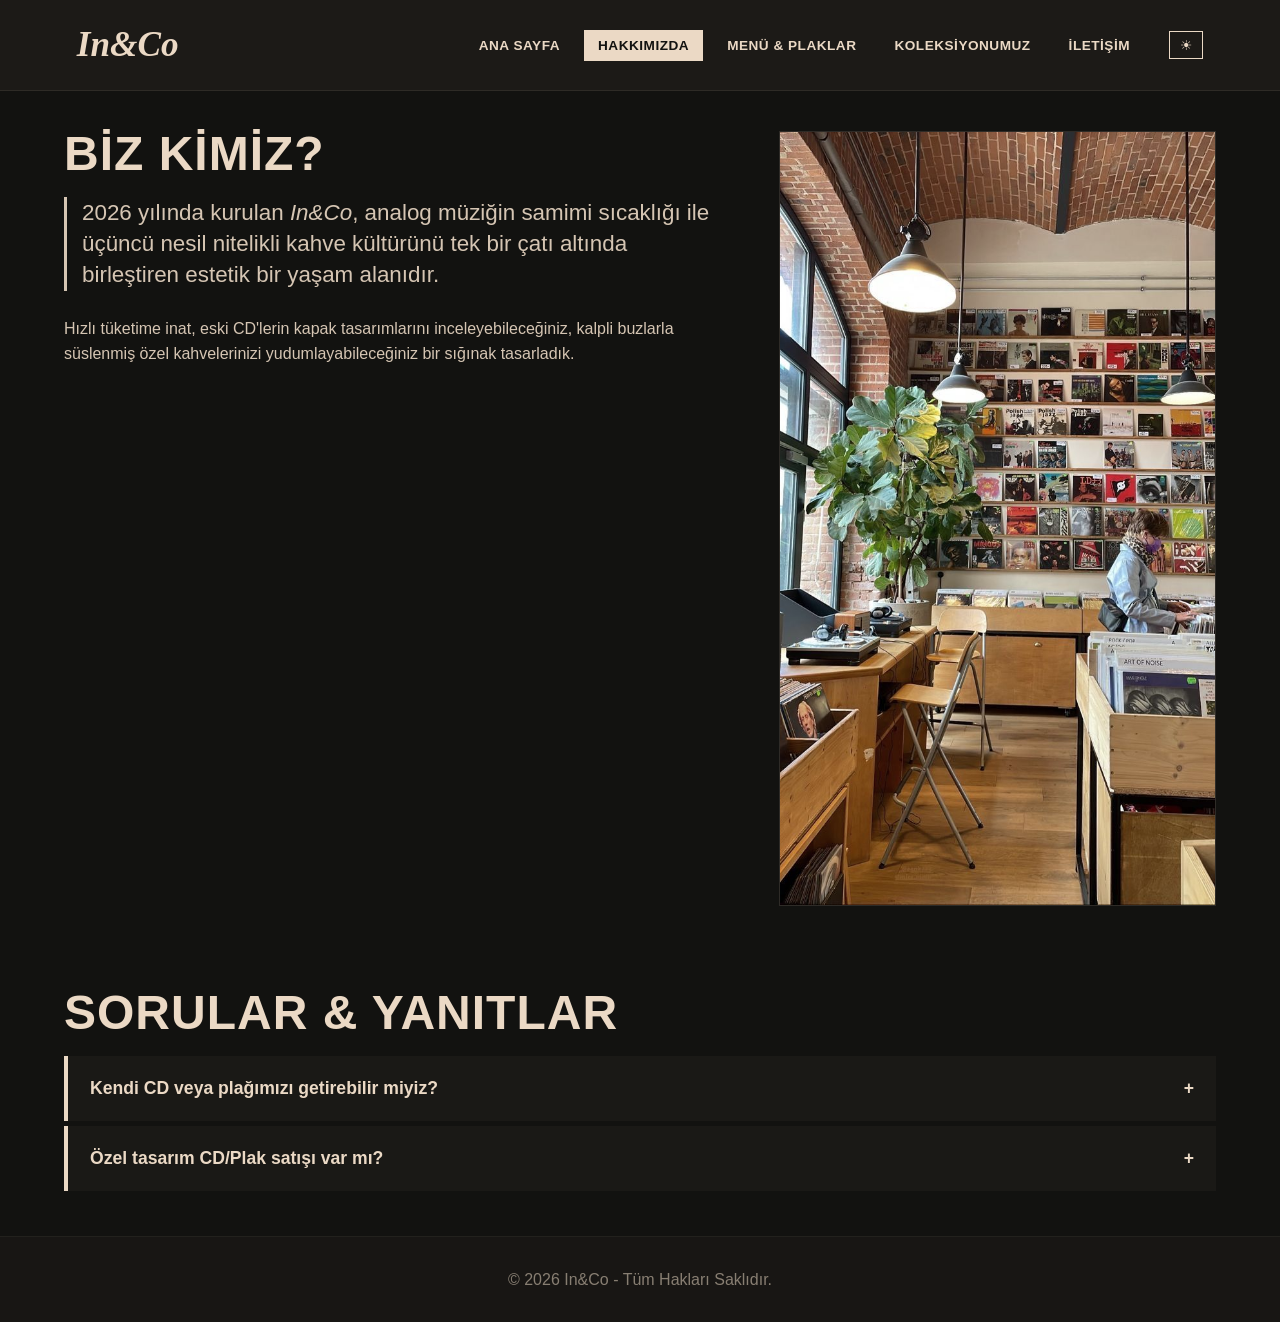
<file: about.html>
<!DOCTYPE html>
<html lang="tr">
<head>
    <meta charset="UTF-8">
    <meta name="viewport" content="width=device-width, initial-scale=1.0">
    <title>Hakkımızda | In&Co</title>
   <link rel="stylesheet" href="in-co.css">
</head>
<body>

    <header>
        <div class="logo">In&Co</div>
        <nav id="main-nav">
            <a href="index.html">Ana Sayfa</a>
            <a href="about.html" class="active">Hakkımızda</a>
            <a href="menu.html">Menü & Plaklar</a>
            <a href="archive.html">Koleksiyonumuz</a>
            <a href="contact.html">İletişim</a>
            <button id="theme-toggle-btn" class="theme-btn">🌙 </button>
        </nav>

    
    </header>

    <main class="container">
        
        <section class="about-grid">
            <div class="about-text">
                <h1 class="section-title">BİZ KİMİZ?</h1>
                <p class="editorial-p">2026 yılında kurulan <em>In&Co</em>, analog müziğin samimi sıcaklığı ile üçüncü nesil nitelikli kahve kültürünü tek bir çatı altında birleştiren estetik bir yaşam alanıdır.</p>
                <p>Hızlı tüketime inat, eski CD'lerin kapak tasarımlarını inceleyebileceğiniz, kalpli buzlarla süslenmiş özel kahvelerinizi yudumlayabileceğiniz bir sığınak tasarladık.</p>
            </div>
            <div class="about-image">
                <img src="images/indir (4).jpg" alt="In&Co Plak Rafları" class="responsive-img">
            </div>
        </section>

      
        <section class="faq-section">
            <h2 class="section-title">SORULAR & YANITLAR</h2>
            <div class="faq-item">
                <button class="accordion">Kendi CD veya plağımızı getirebilir miyiz? <span>+</span></button>
                <div class="panel">
                    <p>Tabii ki! In&Co'daki dinleme masalarında kendi getirdiğiniz CD'leri veya plakları dinleyebilir, kahvenizin tadını çıkarabilirsiniz.</p>
                </div>
            </div>
            <div class="faq-item">
                <button class="accordion">Özel tasarım CD/Plak satışı var mı? <span>+</span></button>
                <div class="panel">
                    <p>Evet, dükkanımızdaki raflarda sergilenen yerli ve yabancı nadide koleksiyon parçalarının bir kısmı satın alınabilir durumdadır.</p>
                </div>
            </div>
        </section>
    </main>

    <footer>
        <p>&copy; 2026 In&Co - Tüm Hakları Saklıdır.</p>
    </footer>

    <script src="in-co.js"></script>
</body>
</html>
</file>
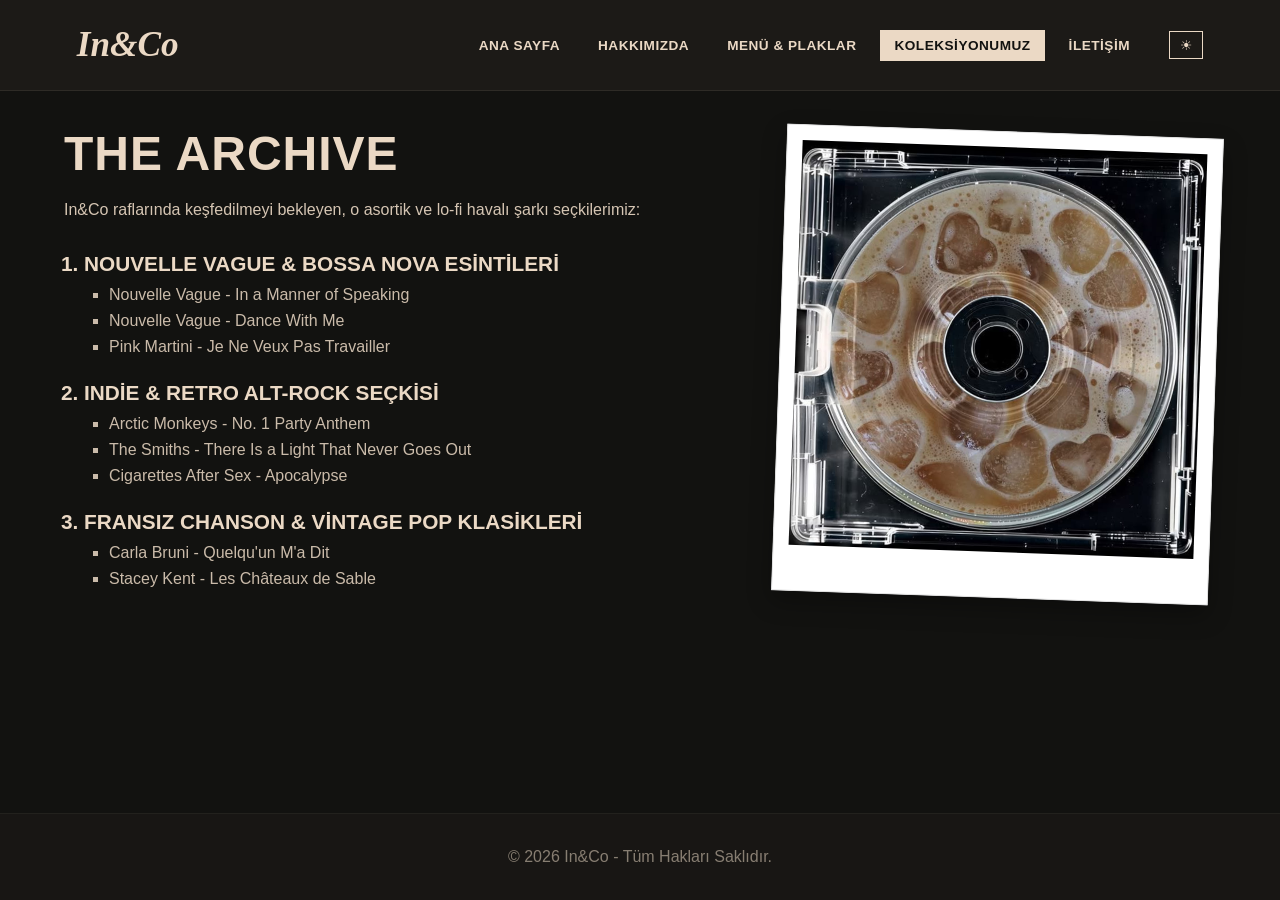
<file: archive.html>
<!DOCTYPE html>
<html lang="tr">
<head>
    <meta charset="UTF-8">
    <meta name="viewport" content="width=device-width, initial-scale=1.0">
    <title>Koleksiyonumuz | In&Co</title>
    <link rel="stylesheet" href="in-co.css">
</head>
<body>

    <header>
        <div class="logo">In&Co</div>
        <nav id="main-nav">
            <a href="index.html">Ana Sayfa</a>
            <a href="about.html">Hakkımızda</a>
            <a href="menu.html">Menü & Plaklar</a>
            <a href="archive.html" class="active">Koleksiyonumuz</a>
            <a href="contact.html">İletişim</a>
        <button id="theme-toggle-btn" class="theme-btn">🌙 </button>
        </nav>

       
    </header>

    <main class="container">
        <section class="archive-grid">
            <div class="archive-list-container">
                <h1 class="section-title">THE ARCHIVE</h1>
                <p class="section-subtitle">In&Co raflarında keşfedilmeyi bekleyen, o asortik ve lo-fi havalı şarkı seçkilerimiz:</p>

                
                <ol class="main-list">
                    <li><strong>Nouvelle Vague & Bossa Nova Esintileri</strong>
                        <ul>
                            <li>Nouvelle Vague - In a Manner of Speaking</li>
                            <li>Nouvelle Vague - Dance With Me</li>
                            <li>Pink Martini - Je Ne Veux Pas Travailler</li>
                        </ul>
                    </li>
                    <li><strong>Indie & Retro Alt-Rock Seçkisi</strong>
                        <ul>
                            <li>Arctic Monkeys - No. 1 Party Anthem</li>
                            <li>The Smiths - There Is a Light That Never Goes Out</li>
                            <li>Cigarettes After Sex - Apocalypse</li>
                        </ul>
                    </li>
                    <li><strong>Fransız Chanson & Vintage Pop Klasikleri</strong>
                        <ul>
                            <li>Carla Bruni - Quelqu'un M'a Dit</li>
                            <li>Stacey Kent - Les Châteaux de Sable</li>
                        </ul>
                    </li>
                </ol>
            </div>
            <div class="archive-visual">
                <img src="images/star.jpg" alt="In&Co CD Müzik Kültürü" class="responsive-img-polaroid">
            </div>
        </section>
    </main>

    <footer>
        <p>&copy; 2026 In&Co - Tüm Hakları Saklıdır.</p>
    </footer>

    <script src="in-co.js"></script>
</body>
</html>
</file>
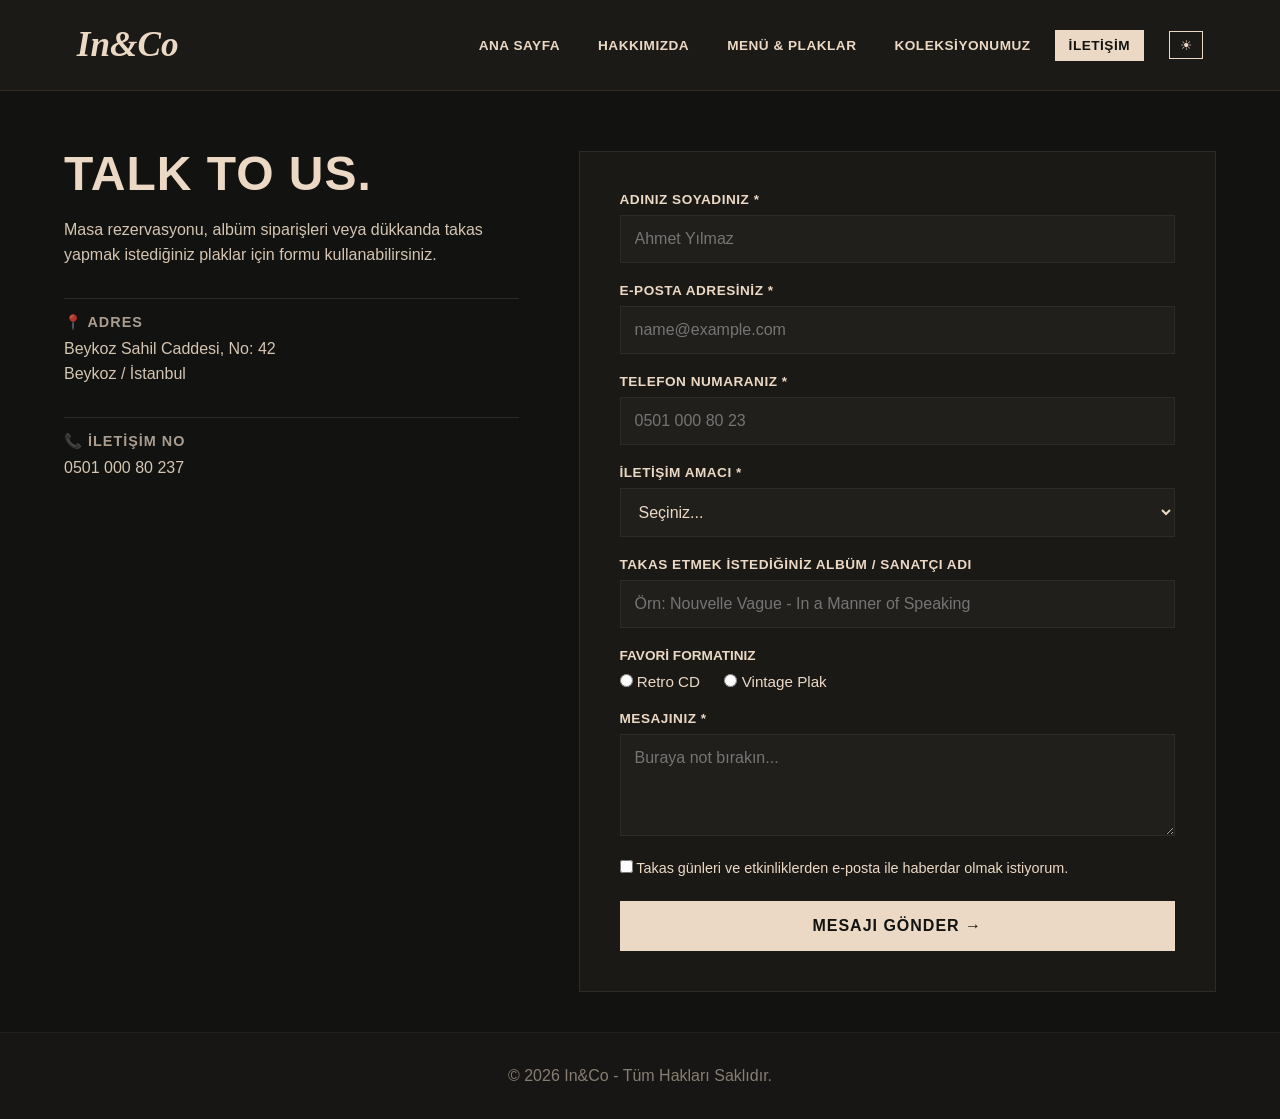
<file: contact.html>
<!DOCTYPE html>
<html lang="tr">
<head>
    <meta charset="UTF-8">
    <meta name="viewport" content="width=device-width, initial-scale=1.0">
    <title>İletişim | In&Co</title>
    <link rel="stylesheet" href="in-co.css">
</head>
<body>

    <header>
        <div class="logo">In&Co</div>
        <nav id="main-nav">
            <a href="index.html">Ana Sayfa</a>
            <a href="about.html">Hakkımızda</a>
            <a href="menu.html">Menü & Plaklar</a>
            <a href="archive.html">Koleksiyonumuz</a>
            <a href="contact.html" class="active">İletişim</a>
            <button id="theme-toggle-btn" class="theme-btn">🌙 </button>
        </nav>
        
    </header>

    <main class="container">
        <section class="contact-layout">
            
            
            <div class="contact-info-panel">
                <h1 class="section-title">TALK TO US.</h1>
                <p>Masa rezervasyonu, albüm siparişleri veya dükkanda takas yapmak istediğiniz plaklar için formu kullanabilirsiniz.</p>
                
                <div class="shop-info-card">
                    <h3>📍 ADRES</h3>
                    <p>Beykoz Sahil Caddesi, No: 42 <br>Beykoz / İstanbul</p>
                </div>
                
                <div class="shop-info-card">
                    <h3>📞 İLETİŞİM NO</h3>
                    <p>0501 000 80 237</p>
                </div>
            </div>

            
            <div class="contact-form-container">
                <div id="error-message" class="alert-box"></div>

                
                <form id="coffee-contact-form" novalidate>
                    <div class="form-group">
                        <label for="username">ADINIZ SOYADINIZ *</label>
                        <input type="text" id="username" name="username" placeholder="Ahmet Yılmaz">
                    </div>

                    <div class="form-group">
                        <label for="useremail">E-POSTA ADRESİNİZ *</label>
                        <input type="email" id="useremail" name="useremail" placeholder="name@example.com">
                    </div>

                    <div class="form-group">
                        <label for="userphone">TELEFON NUMARANIZ *</label>
                        <input type="tel" id="userphone" name="userphone" placeholder="0501 000 80 23">
                    </div>

                    <div class="form-group">
                        <label for="subject">İLETİŞİM AMACI *</label>
                        <select id="subject" name="subject">
                            <option value="">Seçiniz...</option>
                            <option value="reservation">Pikap / Kulaklık Masası Rezervasyonu</option>
                            <option value="exchange">Plak / CD Takas Başvurusu</option>
                            <option value="order">Özel CD veya Plak Temini</option>
                        </select>
                    </div>

                    <div class="form-group">
                        <label for="exchange-detail">TAKAS ETMEK İSTEDİĞİNİZ ALBÜM / SANATÇI ADI</label>
                        <input type="text" id="exchange-detail" name="exchange-detail" placeholder="Örn: Nouvelle Vague - In a Manner of Speaking">
                    </div>

                    <div class="form-group-row">
                        <label class="row-main-label">FAVORİ FORMATINIZ</label>
                        <div class="radio-options">
                            <label><input type="radio" name="format" value="cd"> Retro CD</label>
                            <label><input type="radio" name="format" value="vinyl"> Vintage Plak</label>
                        </div>
                    </div>

                    <div class="form-group">
                        <label for="message">MESAJINIZ *</label>
                        <textarea id="message" name="message" rows="4" placeholder="Buraya not bırakın..."></textarea>
                    </div>

                    <div class="form-group-checkbox">
                        <label><input type="checkbox" id="newsletter"> Takas günleri ve etkinliklerden e-posta ile haberdar olmak istiyorum.</label>
                    </div>

                    <button type="submit" class="submit-btn">MESAJI GÖNDER →</button>
                </form>
            </div>

        </section>
    </main>

    <footer>
        <p>&copy; 2026 In&Co - Tüm Hakları Saklıdır.</p>
    </footer>

   <script src="in-co.js"></script>
</body>
</html>
</file>
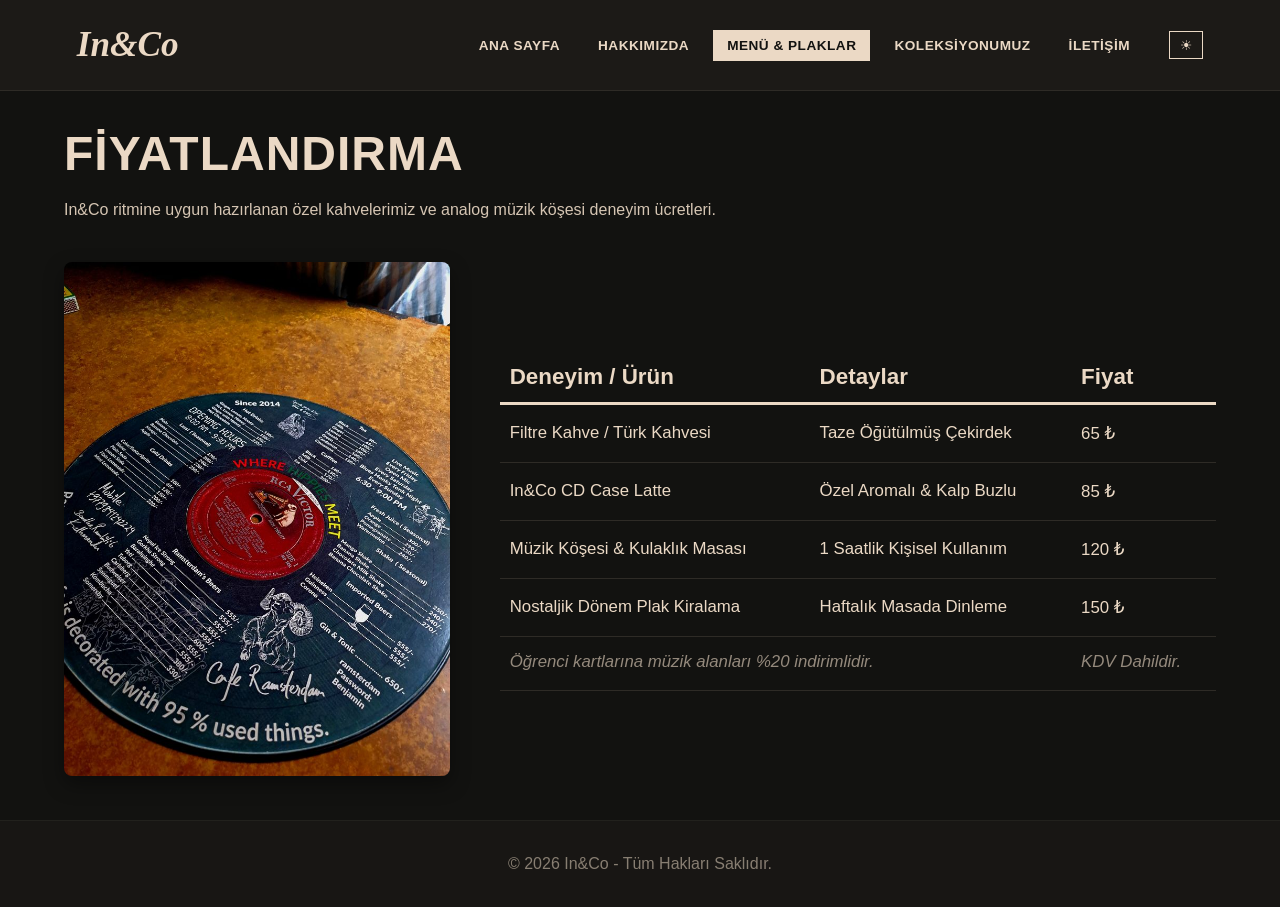
<file: menu.html>
<!DOCTYPE html>
<html lang="tr">
<head>
    <meta charset="UTF-8">
    <meta name="viewport" content="width=device-width, initial-scale=1.0">
    <title>Menü & Plaklar | In&Co</title>
   <link rel="stylesheet" href="in-co.css">
</head>
<body>

    <header>
        <div class="logo"> In&Co </div>
   

          <nav id="main-nav">
           <a href="index.html">Ana Sayfa</a>
           <a href="about.html">Hakkımızda</a>
           <a href="menu.html" class="active">Menü & Plaklar</a>
           <a href="archive.html">Koleksiyonumuz</a>
           <a href="contact.html">İletişim</a>
           <button id="theme-toggle-btn" class="theme-btn">🌙 </button>
          </nav>

    
    </header>

    <main class="container">
        <section class="menu-section">
            <h1 class="section-title">FİYATLANDIRMA</h1>
            <p class="section-subtitle">In&Co ritmine uygun hazırlanan özel kahvelerimiz ve analog müzik köşesi deneyim ücretleri.</p>

            
            <div class="menu-display-grid">
                <div class="menu-visual">
                    <img src="images/ramsterdam cafe.jpg" alt="In&Co Menü Tasarımı" class="menu-img">
                </div>

                <div class="table-container">
                    
                    <table class="coffee-table">
                        <thead>
                            <tr>
                                <th>Deneyim / Ürün</th>
                                <th>Detaylar</th>
                                <th>Fiyat</th>
                            </tr>
                        </thead>
                        <tbody>
                            <tr>
                                <td>Filtre Kahve / Türk Kahvesi</td>
                                <td>Taze Öğütülmüş Çekirdek</td>
                                <td>65 ₺</td>
                            </tr>
                            <tr>
                                <td>In&Co CD Case Latte</td>
                                <td>Özel Aromalı & Kalp Buzlu</td>
                                <td>85 ₺</td>
                            </tr>
                            <tr>
                                <td>Müzik Köşesi & Kulaklık Masası</td>
                                <td>1 Saatlik Kişisel Kullanım</td>
                                <td>120 ₺</td>
                            </tr>
                            <tr>
                                <td>Nostaljik Dönem Plak Kiralama</td>
                                <td>Haftalık Masada Dinleme</td>
                                <td>150 ₺</td>
                            </tr>
                        </tbody>
                        <tfoot>
                            <tr>
                                <td colspan="2">Öğrenci kartlarına müzik alanları %20 indirimlidir.</td>
                                <td>KDV Dahildir.</td>
                            </tr>
                        </tfoot>
                    </table>
                </div>
            </div>
        </section>
    </main>

    <footer>
        <p>&copy; 2026 In&Co - Tüm Hakları Saklıdır.</p>
    </footer>

   <script src="in-co.js"></script>
</body>
</html>
</file>
<file: in-co.css>
:root {
    --bg-color: #121210;        
    --text-color: #ebd9c5;      
    --header-bg: #1c1a17;
    --accent-color: #d1b48c;   
    --card-bg: #1a1916;
    --input-bg: #211f1c;
    --table-border: #2e2b26;
    --font-heading: 'Impact', 'Arial Black', sans-serif; 
}


 body.light-mode{
    --bg-color: #eae5da;        
    --text-color: #1c1a17;      
    --header-bg: #dfd9cc;
    --accent-color: #8c6d43;
    --card-bg: #f3eee3;
    --input-bg: #ffffff;
    --table-border: #cdbfa8;
}

* {
    box-sizing: border-box;
    margin: 0;
    padding: 0;
    font-family: 'Helvetica Neue', Arial, system-ui, sans-serif;
    transition: background-color 0.25s ease, color 0.25s ease, border-color 0.25s ease;
}

body {
    background-color: var(--bg-color);
    color: var(--text-color);
    display: flex;
    flex-direction: column;
    min-height: 100vh;
}

.section-title {
    font-family: var(--font-heading);
    font-size: 3rem;
    font-weight: 900;
    letter-spacing: 1px;
    text-transform: uppercase;
    color: var(--text-color);
    line-height: 0.95;
    margin-bottom: 20px;
}

p {
    font-size: 1rem;
    line-height: 1.6;
    color: var(--text-color);
    opacity: 0.9;
}

.container {
    width: 90%;
    max-width: 1200px;
    margin: 40px auto;
    flex: 1;
}


.logo {
    font-family: 'Georgia', serif;
    font-size: 2.2rem;
    font-weight: 900;
    font-style: italic; 
    color: var(--text-color);
}


.hero-section {
   
    background: linear-gradient(rgba(0,0,0,0.5), rgba(0,0,0,0.6)), url('../images/indir.jpg') no-repeat center center/cover;
    height: 550px;
    display: flex;
    justify-content: flex-start;
    align-items: center;
    padding: 0 8%;
    border-bottom: 2px solid var(--text-color);
}
.hero-content {
    max-width: 750px;
    text-align: left;
}

.hero-badge {
    display: inline-block;
    background-color: var(--text-color);
    color: var(--bg-color);
    padding: 5px 12px;
    font-weight: bold;
    font-size: 0.8rem;
    text-transform: uppercase;
    margin-bottom: 15px;
    letter-spacing: 1px;
}

.hero-content h1 {
    font-family: var(--font-heading);
    font-size: 4.5rem;
    line-height: 0.9;
    text-transform: uppercase;
    color: #fff;
    margin-bottom: 20px;
}

.hero-content p {
    font-size: 1.2rem;
    color: #e5e5e5;
    margin-bottom: 30px;
    max-width: 550px;
}

.hero-btn {
    display: inline-block;
    border: 2px solid #fff;
    color: #fff;
    padding: 15px 35px;
    text-decoration: none;
    font-weight: bold;
    font-size: 0.9rem;
    letter-spacing: 1px;
    transition: all 0.3s ease;
}

.hero-btn:hover {
    background-color: #fff;
    color: #000;
}

.video-container {
    width: 100%;
    max-width: 600px; 
    margin: 20px auto; 
    padding: 10px;
    background-color: var(--card-bg); 
    border: 1px solid var(--table-border); 
    box-sizing: border-box;
    border-radius: 4px; /
}

.video-container video {
    display: block;
    width: 100%; 
    height: auto; 
}

.about-grid, .archive-grid {
    display: flex;
    gap: 60px;
    align-items: flex-start;
    margin-bottom: 60px;
}

.about-text, .archive-list-container { flex: 1.2; }
.about-image, .archive-visual { flex: 0.8; }

.editorial-p {
    font-size: 1.4rem;
    line-height: 1.4;
    font-weight: 500;
    margin-bottom: 25px;
    border-left: 3px solid var(--text-color);
    padding-left: 15px;
}

.responsive-img {
    width: 100%;
    height: auto;
    filter: grayscale(15%);
    border: 1px solid var(--table-border);
}

.responsive-img-polaroid {
    width: 100%;
    height: auto;
    background: #fff;
    padding: 15px 15px 45px 15px;
    box-shadow: 0 10px 25px rgba(0,0,0,0.3);
    transform: rotate(2deg);
    border: 1px solid #ddd;
}


.menu-display-grid {
    display: flex;
    gap: 50px;
    margin-top: 40px;
    align-items: center;
}

.menu-visual { flex: 0.7; text-align: center; }
.table-container { flex: 1.3; }

.menu-img {
    max-width: 100%;
    height: auto;
    border-radius: 8px;
    box-shadow: 0 8px 20px rgba(0,0,0,0.4);
}

.coffee-table {
    width: 100%;
    border-collapse: collapse;
}

.coffee-table th {
    background-color: transparent;
    color: var(--text-color);
    font-family: var(--font-heading);
    font-size: 1.4rem;
    padding: 12px 10px;
    border-bottom: 3px solid var(--text-color);
    text-align: left;
}

.coffee-table td {
    padding: 18px 10px;
    border-bottom: 1px solid var(--table-border);
    font-size: 1.05rem;
}

.coffee-table tbody tr:hover {
    background-color: rgba(255, 255, 255, 0.03);
}

body.light-theme .coffee-table tbody tr:hover {
    background-color: rgba(0, 0, 0, 0.02);
}

.coffee-table tfoot td {
    font-style: italic;
    padding-top: 15px;
    color: var(--text-color);
    opacity: 0.6;
}


.main-list {
    margin-top: 30px;
    padding-left: 20px;
}

.main-list > li {
    font-size: 1.3rem;
    font-weight: bold;
    margin-bottom: 25px;
    text-transform: uppercase;
}

.main-list ul {
    list-style-type: square;
    margin-left: 25px;
    margin-top: 10px;
}

.main-list ul li {
    font-size: 1rem;
    font-weight: normal;
    text-transform: none;
    margin-bottom: 8px;
    opacity: 0.85;
}


.faq-section { margin-top: 80px; }

.accordion {
    background-color: var(--card-bg);
    color: var(--text-color);
    cursor: pointer;
    padding: 22px;
    width: 100%;
    border: none;
    text-align: left;
    font-size: 1.1rem;
    font-weight: bold;
    display: flex;
    justify-content: space-between;
    margin-bottom: 5px;
    border-left: 4px solid var(--text-color);
}

.panel {
    background-color: rgba(0,0,0,0.1);
    max-height: 0;
    overflow: hidden;
    transition: max-height 0.2s ease-out;
}
.panel p { padding: 20px; }


.contact-layout {
    display: flex;
    gap: 60px;
    margin-top: 20px;
}

.contact-info-panel { flex: 0.9; }
.contact-form-container { flex: 1.1; background-color: var(--card-bg); padding: 40px; border: 1px solid var(--table-border); }

.shop-info-card {
    margin-top: 30px;
    border-top: 1px solid var(--table-border);
    padding-top: 15px;
}
.shop-info-card h3 {
    font-size: 0.9rem;
    letter-spacing: 1px;
    margin-bottom: 5px;
    opacity: 0.7;
}

.form-group { margin-bottom: 20px; }
.form-group label { display: block; font-size: 0.85rem; font-weight: bold; letter-spacing: 0.5px; margin-bottom: 8px; }

.form-group input, .form-group select, .form-group textarea {
    width: 100%;
    padding: 14px;
    border: 1px solid var(--table-border);
    background-color: var(--input-bg);
    color: var(--text-color);
    outline: none;
    font-size: 1rem;
}


.form-group input:focus, .form-group select:focus, .form-group textarea:focus {
    border-color: var(--text-color);
}

.form-group-row { margin-bottom: 20px; }
.row-main-label { display: block; font-size: 0.85rem; font-weight: bold; margin-bottom: 10px; }
.radio-options label { margin-right: 20px; font-size: 0.95rem; }

.form-group-checkbox { margin-bottom: 25px; font-size: 0.9rem; }

.submit-btn {
    background-color: var(--text-color);
    color: var(--bg-color);
    width: 100%;
    padding: 16px;
    border: none;
    font-weight: bold;
    font-size: 1rem;
    letter-spacing: 1px;
    cursor: pointer;
}


.submit-btn:active {
    transform: scale(0.99);
}

.alert-box {
    padding: 15px;
    margin-bottom: 20px;
    font-weight: bold;
    display: none;
}


header {
    background-color: var(--header-bg);
    display: flex;
    justify-content: space-between;
    align-items: center;
    padding: 25px 6%;
    border-bottom: 1px solid var(--table-border);
    position: sticky;
    top: 0; z-index: 1000;
}

#main-nav {
    display: flex;
    gap: 10px;
    align-items: center;
}

#main-nav a {
    color: var(--text-color);
    text-decoration: none;
    font-weight: bold;
    font-size: 0.85rem;
    text-transform: uppercase;
    letter-spacing: 0.5px;
    padding: 8px 14px;
}

#main-nav a:hover, #main-nav a.active {
    background-color: var(--text-color);
    color: var(--bg-color);
}



footer {
    background-color: var(--header-bg);
    text-align: center;
    padding: 30px;
    border-top: 1px solid var(--table-border);
    font-size: 0.85rem;
    opacity: 0.6;
    margin-top: auto;
}


@media (max-width: 850px) {
    header { flex-direction: column; gap: 15px; }
    .about-grid, .archive-grid, .menu-display-grid, .contact-layout { flex-direction: column; gap: 40px; }
    .hero-content h1 { font-size: 2.8rem; }
    .section-title { font-size: 2.3rem; }
}


body.light-mode {
    background-color: #ffffff ; 
    color: #111111 ;           
}


body.light-mode header {
    background-color: #f8f9fa;
    border-bottom: 2px solid #111111;
}

body.light-mode nav a {
    color: #111111;
}

body.light-mode nav a.active {
    border-bottom: 2px solid #111111;
}

body.light-mode footer {
    background-color: #f8f9fa;
    color: #555555;
    border-top: 1px solid #cccccc;
}

body.light-mode .shop-info-card, 
body.light-mode .contact-form-container,
body.light-mode .video-container {
    background-color: #f1f3f5 ;
    border: 1px solid #cccccc ;
    color: #111111 ;
}

body.light-mode input, 
body.light-mode select, 
body.light-mode textarea {
    background-color: #ffffff ;
    color: #111111 ;
    border: 1px solid #aaaaaa ;
}


.theme-btn {
    background: none;
    border: 1px solid var(--text-color, #ffffff);
    color: var(--text-color, #cfa3a3);
    padding: 5px 10px;
    cursor: pointer;
    font-family: inherit;
    font-size: 0.85rem;
    margin-left: 15px;
    transition: all 0.3s ease;
}

body.light-mode .theme-btn {
    border: 1px solid #111111;
    color: #111111;

}
</file>
